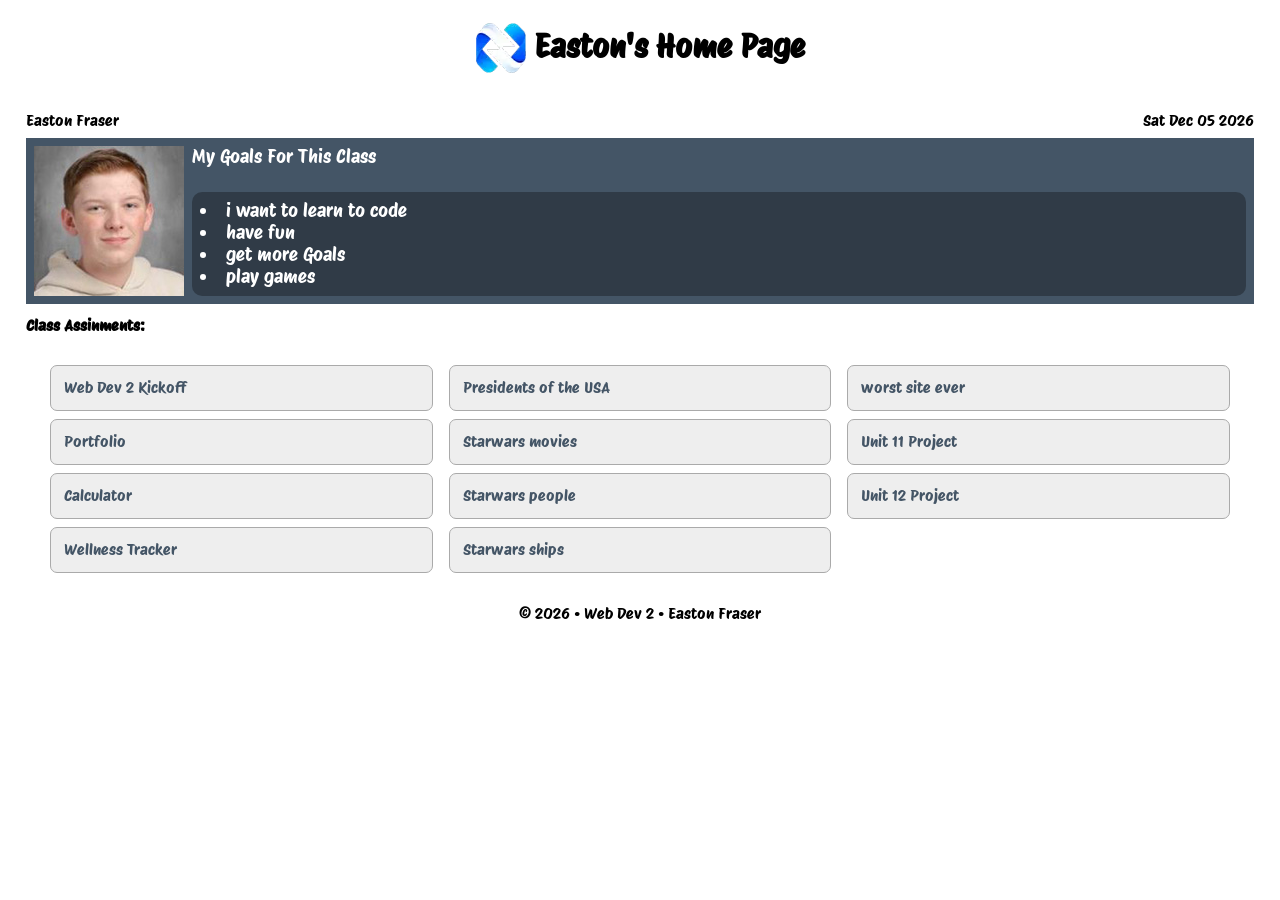
<file: unit1_home_page/index.html>
<!DOCTYPE html>
<html lang="en">

<head>
    <meta charset="UTF-8">
    <meta name="viewport" content="width=device-width, initial-scale=1.0">
    <title>Easton's Home Page</title>

    <link rel="preconnect" href="https://fonts.googleapis.com">
    <link rel="preconnect" href="https://fonts.gstatic.com" crossorigin>
    <link href="https://fonts.googleapis.com/css2?family=Protest+Riot&display=swap" rel="stylesheet">

    <link rel="stylesheet" href="css/normalize.css">
    <link rel="stylesheet" href="css/small.css">
    <link rel="stylesheet" href="css/medium.css">
    <link rel="stylesheet" href="css/large.css">

</head>

<body>
    <header>
        <img src="images/logo.webp" alt="logo" width="50" height="50">
        <h1>Easton's Home Page</h1>
    </header>

    <main>
        <section class="who">
            <p>Easton Fraser</p>
            <date>
                <script>document.write(new Date().toDateString())</script>
            </date>
        </section>


        <section class="about">
            <img src="images/photo.jpg" alt="Eastons pic" width="150" height="150">
            <div>
                <p>My Goals For This Class </p>
                <ul>
                    <li>i want to learn to code</li>
                    <li>have fun</li>
                    <li>get more Goals</li>
                    <li>play games</li>
                </ul>
            </div>
        </section>

        <h2>Class Assinments:</h2>

        <div class="Assinments">
            <a href="projects/kickoff/"> Web Dev 2 Kickoff</a>
            <a href="projects/unit3_portfolio/"> Portfolio </a>
            <a href="projects/unit4_calc/"> Calculator</a>
            <a href="projects/unit5start/"> Wellness Tracker</a>
            <a href="projects/uinit6/"> Presidents of the USA</a>
            <a href="projects/unit7/"> Starwars movies</a>
            <a href="projects/unit8/"> Starwars people</a>
            <a href="projects/unit9_ships/"> Starwars ships</a>
            <a href="projects/worst_ever/"> worst site ever</a>
            <a href="projects/unit11/"> Unit 11 Project</a>
            <a href="projects/unit12/"> Unit 12 Project</a>
        </div>

    </main>

    <footer>
        <p>&copy; 2026 &bull; Web Dev 2 &bull; Easton Fraser </p>
    </footer>

    <script src="js/scripts.js"></script>
</body>

</html>
</file>
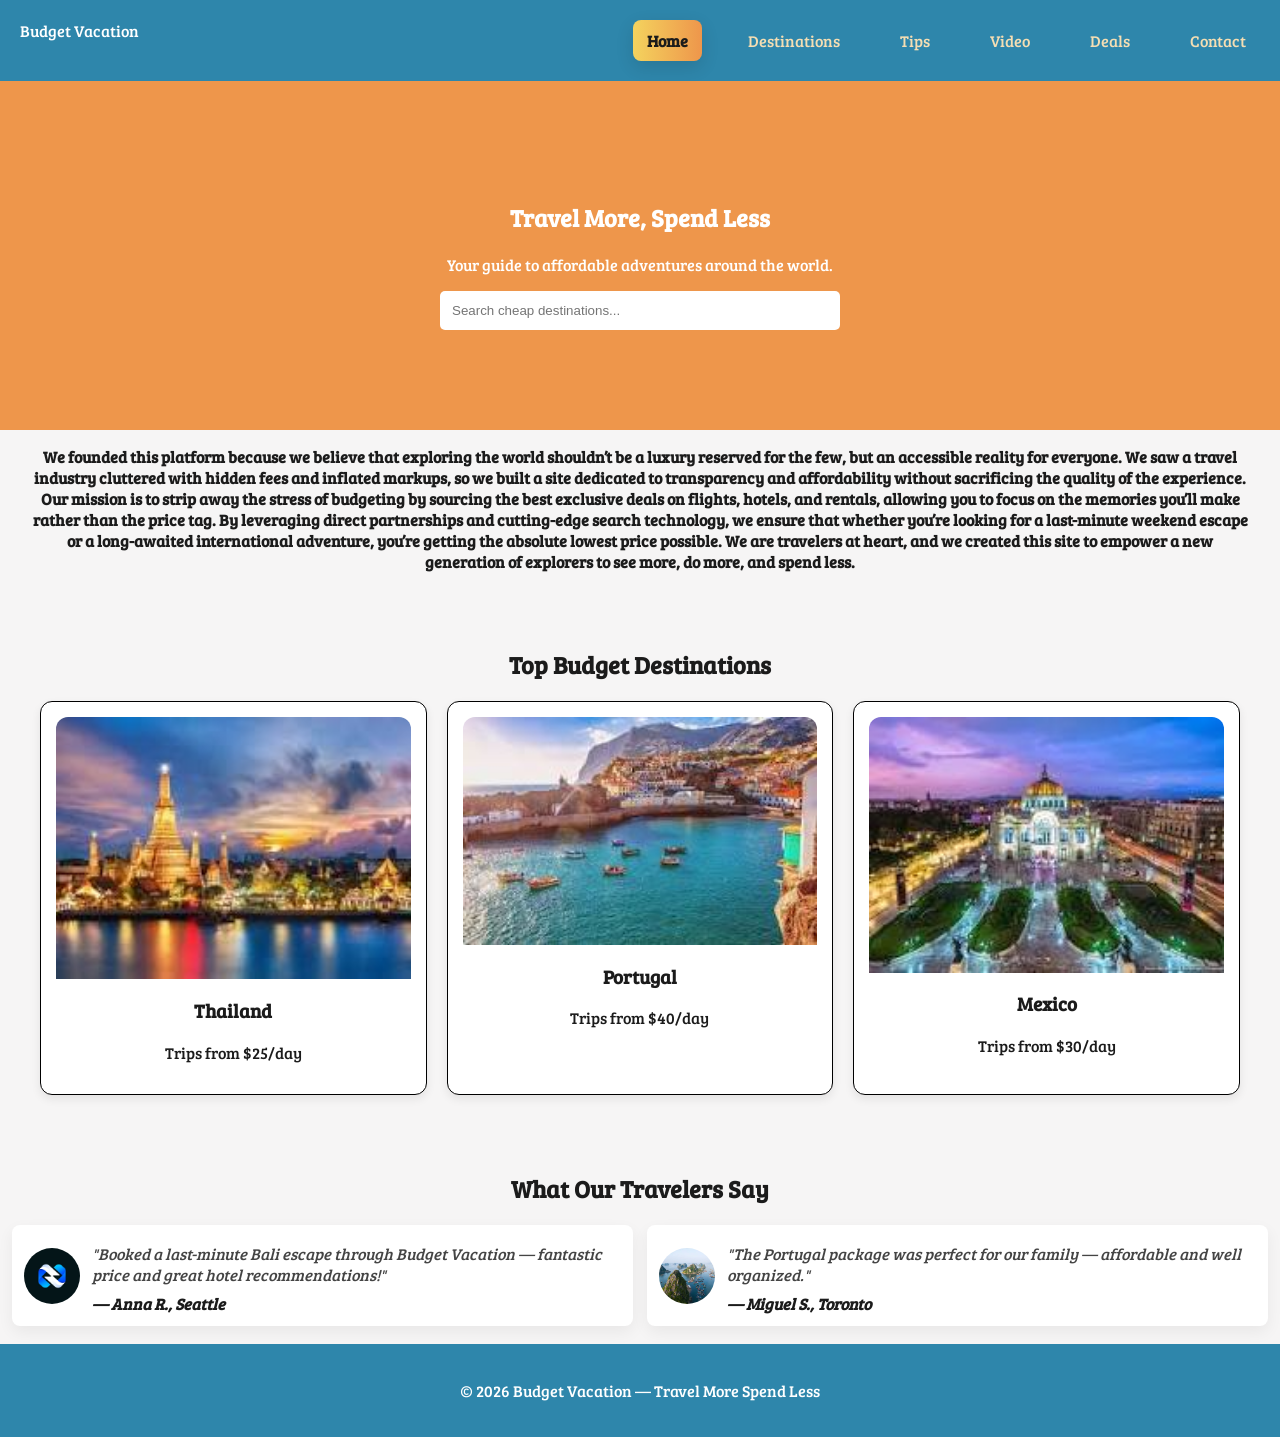
<file: unit1_home_page/projects/kickoff/index.html>
<!DOCTYPE html>
<html lang="en">

<head>
    <meta charset="UTF-8">
    <meta name="viewport" content="width=device-width, initial-scale=1.0">
    <title>Budget vacation</title>
    <link rel="preconnect" href="https://fonts.googleapis.com">
    <link rel="preconnect" href="https://fonts.gstatic.com" crossorigin>
    <link href="https://fonts.googleapis.com/css2?family=Bree+Serif&display=swap" rel="stylesheet">
    <link rel="stylesheet" href="styles.css">
    <link rel="icon" type="image/png" sizes="32x32" href="pic/favicon.ico">
    <link rel="icon" type="image/png" sizes="16x16" href="pic/favicon.ico">
    <link rel="shortcut icon" href="pic/favicon.ico">

</head>

<body>

    <header>

        <div class="logo">Budget Vacation</div>
        <nav>
            <ul>
                <li><a class="active" href="index.html">Home</a></li>
                <li><a href="destinations.html">Destinations</a></li>
                <li><a href="tips.html">Tips</a></li>
                <li><a href="video.html">Video</a></li>
                <li><a href="deals.html">Deals</a></li>
                <li><a href="contact.html">Contact</a></li>
            </ul>
        </nav>
    </header>


    <section class="hero">
        <h1>Travel More, Spend Less</h1>
        <p>Your guide to affordable adventures around the world.</p>
        <input type="text" placeholder="Search cheap destinations...">
    </section>

    <h4>We founded this platform because we believe that exploring the world shouldn’t be a luxury reserved for the few,
        but an accessible reality for everyone. We saw a travel industry cluttered with hidden fees and inflated
        markups, so we built a site dedicated to transparency and affordability without sacrificing the quality of the
        experience. Our mission is to strip away the stress of budgeting by sourcing the best exclusive deals on
        flights, hotels, and rentals, allowing you to focus on the memories you’ll make rather than the price tag. By
        leveraging direct partnerships and cutting-edge search technology, we ensure that whether you’re looking for a
        last-minute weekend escape or a long-awaited international adventure, you’re getting the absolute lowest price
        possible. We are travelers at heart, and we created this site to empower a new generation of explorers to see
        more, do more, and spend less.</h4>

    <section class="destinations">
        <h2>Top Budget Destinations</h2>
        <div class="grid">
                        <div class="card">
                                <img loading="lazy" src="pic/download.jpg" alt="Beach in Thailand with limestone cliffs">
                                <h3>Thailand</h3>
                                <p>Trips from $25/day</p>
                        </div>
                        <div class="card">
                                <img loading="lazy" src="pic/portugal.jpg" alt="Coastal cliffs in Portugal with blue sea">
                                <h3>Portugal</h3>
                                <p>Trips from $40/day</p>
                        </div>
                        <div class="card">
                                <img loading="lazy" src="pic/mexico.jpg" alt="Sunny Mexico beach with palm trees">
                                <h3>Mexico</h3>
                                <p>Trips from $30/day</p>
                        </div>
        </div>
    </section>

        <section class="testimonials">
            <h2>What Our Travelers Say</h2>
            <div class="grid">
                <div class="testimonial">
                    <div class="meta">
                        <img loading="lazy" src="pic/original-ead560979b865f6fa8273e27291b810d.webp" alt="Photo of traveler Anna">
                        <div>
                            <blockquote>"Booked a last-minute Bali escape through Budget Vacation — fantastic price and great hotel recommendations!"</blockquote>
                            <cite>— Anna R., Seattle</cite>
                        </div>
                    </div>
                </div>

                <div class="testimonial">
                    <div class="meta">
                        <img loading="lazy" src="pic/Vietnam.jpg" alt="Photo of traveler Miguel">
                        <div>
                            <blockquote>"The Portugal package was perfect for our family — affordable and well organized."</blockquote>
                            <cite>— Miguel S., Toronto</cite>
                        </div>
                    </div>
                </div>

            </div>
        </section>



    <footer>
        <p>© 2026 Budget Vacation — Travel More Spend Less</p>
    </footer>

</body>

</html>
</file>
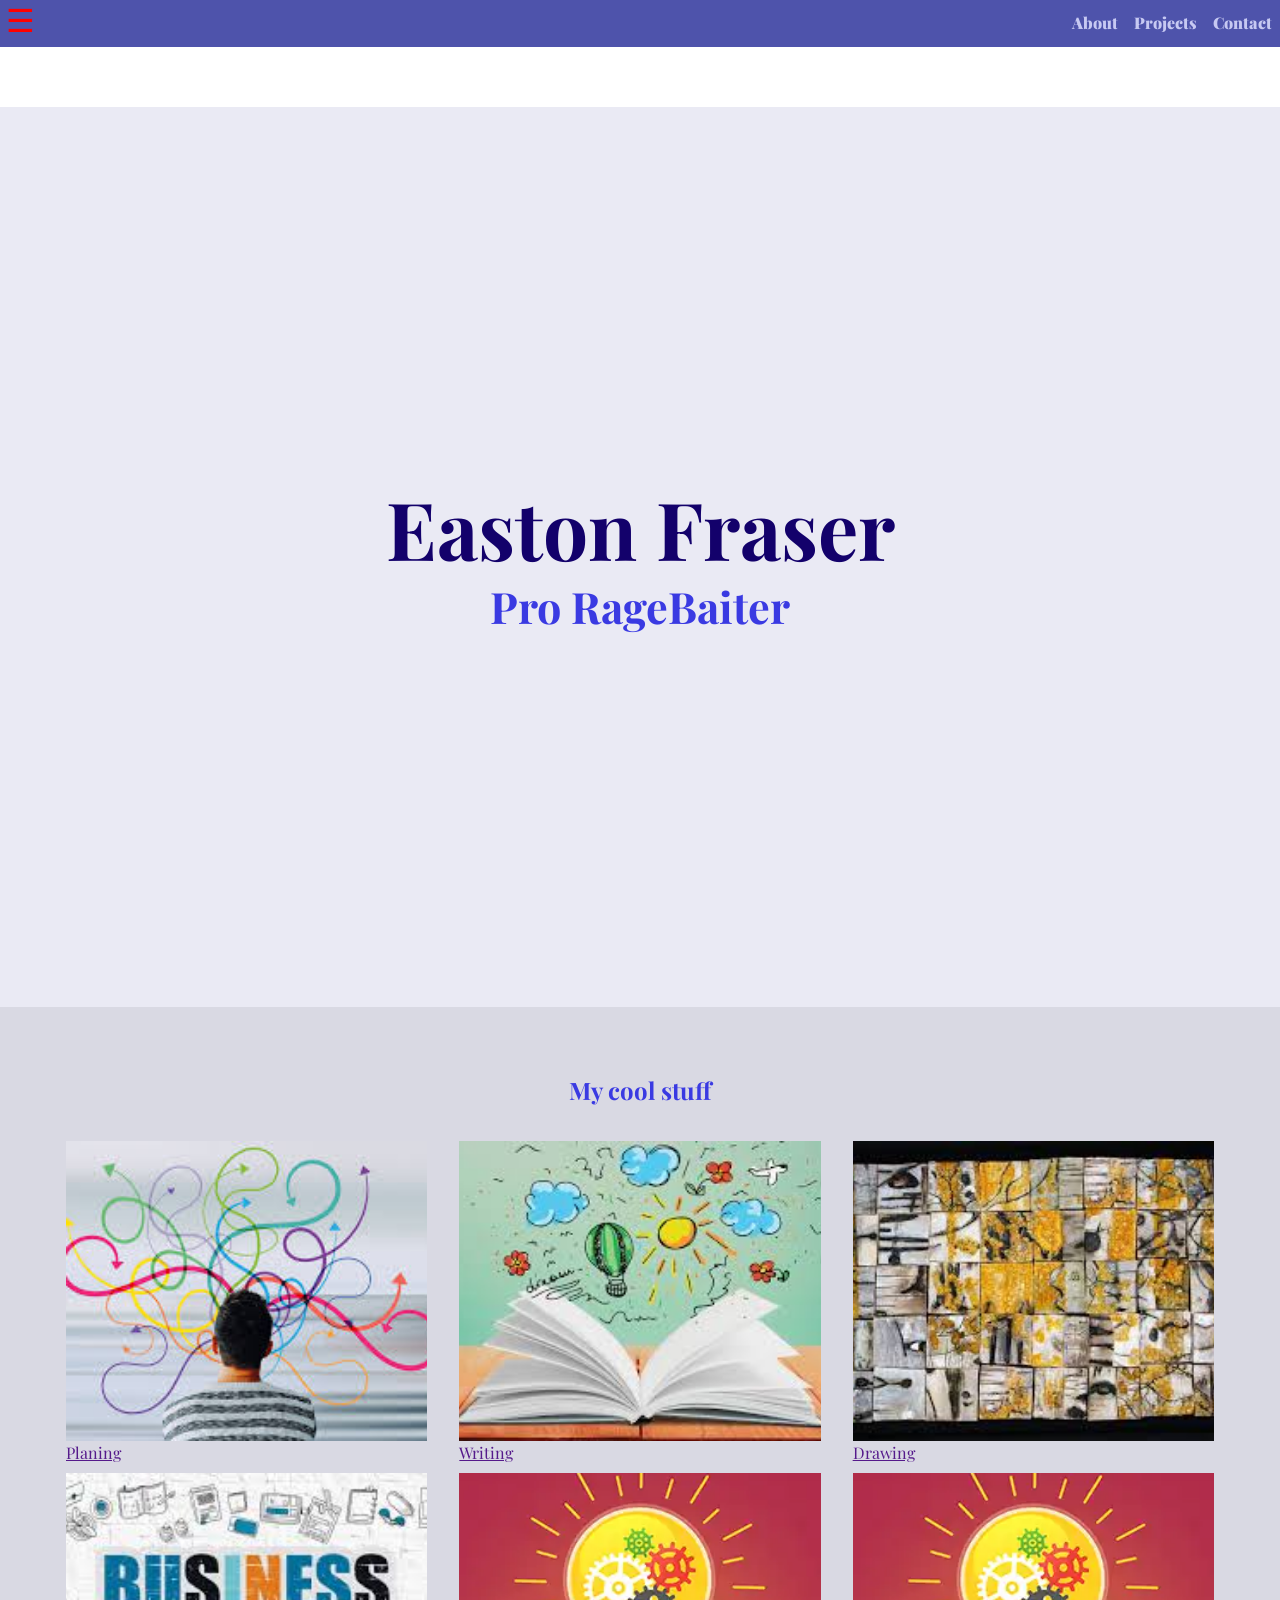
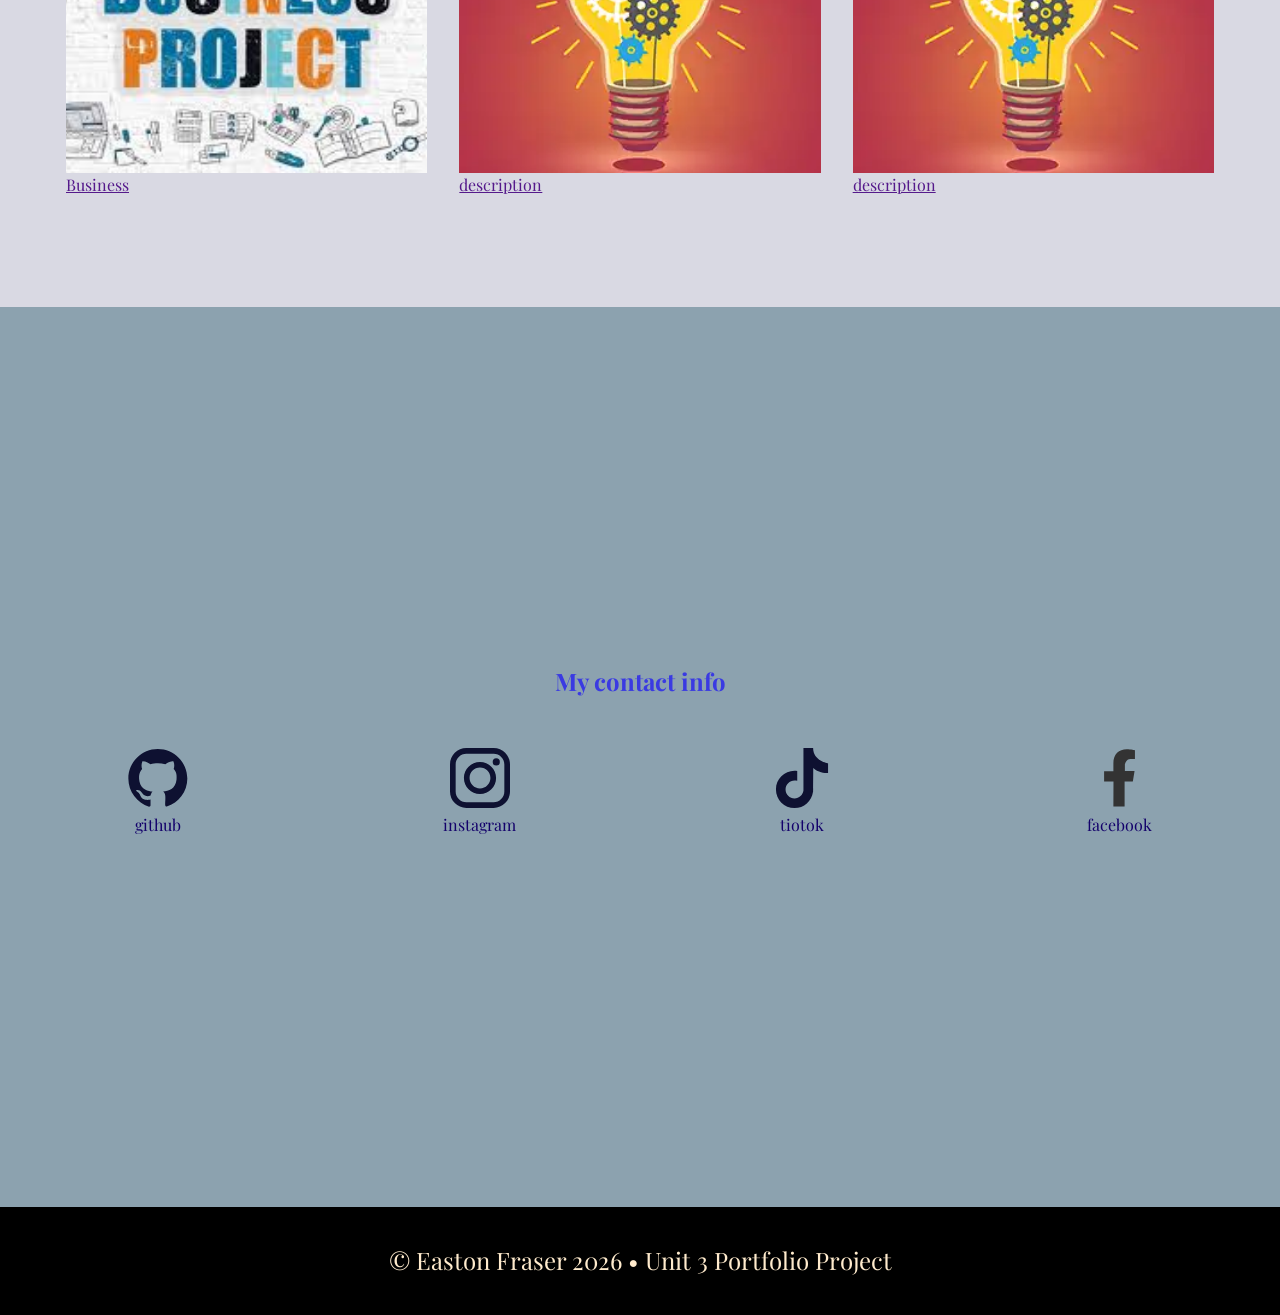
<file: unit1_home_page/projects/unit3_portfolio/index.html>
<!DOCTYPE html>
<html lang="en">

<head>
    <meta charset="UTF-8">
    <meta name="viewport" content="width=device-width, initial-scale=1.0">
    <title>Easton Fraser - Portfolio</title>

    <link rel="stylesheet" href="css/normalize.css">
    <link rel="stylesheet" href="css/small.css">
    <link rel="stylesheet" href="css/medium.css">
    <link rel="stylesheet" href="css/large.css">

    <!-- font links -->
    <link rel="preconnect" href="https://fonts.googleapis.com">
    <link rel="preconnect" href="https://fonts.gstatic.com" crossorigin>
    <link
        href="https://fonts.googleapis.com/css2?family=Playfair+Display:ital,wght@0,400..900;1,400..900&family=Protest+Riot&display=swap"
        rel="stylesheet">
</head>

<body>
    <nav>
        <ul>
            <li><a href="#about">About</a></li>
            <li><a href="#projects">Projects</a></li>
            <li><a href="#contact">Contact</a></li>
        </ul>
    </nav>

    <main>
        <section id="about">
            <H1>Easton Fraser</H1>
            <h2>Pro RageBaiter</h2>
        </section>
        <section id="projects">
            <h2>My cool stuff</h2>

            <div class="theParent">
                <a href="" target="_blank">
                    <figure>
                        <img src="images/thinking.jpg" alt="my icon">
                        <figcaption>Planing</figcaption>
                    </figure>
                </a>

                <a href="" target="_blank">
                    <figure>
                        <img src="images/reading.jpg" alt="my icon">
                        <figcaption>Writing</figcaption>
                    </figure>
                </a>
                <a href="" target="_blank">
                    <figure>
                        <img src="images/art.jpg" alt="my icon">
                        <figcaption>Drawing</figcaption>
                    </figure>
                </a>
                <a href="" target="_blank">
                    <figure>
                        <img src="images/business.jpg" alt="my icon">
                        <figcaption>Business</figcaption>
                    </figure>
                </a>
                <a href="" target="_blank">
                    <figure>
                        <img src="images/thumbnail.webp" alt="my icon">
                        <figcaption>description</figcaption>
                    </figure>
                </a>
                <a href="" target="_blank">
                    <figure>
                        <img src="images/thumbnail.webp" alt="my icon">
                        <figcaption>description</figcaption>
                    </figure>
                </a>
            </div>
            <!-- the parent ends here -->
        </section>
        <section id="contact">
            <h2>My contact info</h2>
            <ul>
                <li><a href="https://github.com" target="_blank"><img src="images/svg/github.svg" alt="github logo">github</a></li>
                <li><a href="https://www.instagram.com/" target="_blank"><img src="images/svg/instagram.svg" alt="instagram logo">instagram</a></li>
                <li><a href="https://www.tiktok.com/" target="_blank"><img src="images/svg/tiotok.svg" alt="tiotok logo">tiotok</a></li>
                <li><a href="https://www.facebook.com" target="_blank"><img src="images/svg/facebook.svg" alt="facebook icon">facebook</a></li>
            </ul>
        </section>
    </main>

    <footer>
        <p>&copy; Easton Fraser <span id="theyear">2026</span> &bull; Unit 3 Portfolio Project</p>
    </footer>



    <script src="js/scripts.js"></script>
    <script src="js/test-dev.min.js"></script>
</body>

</html>
</file>
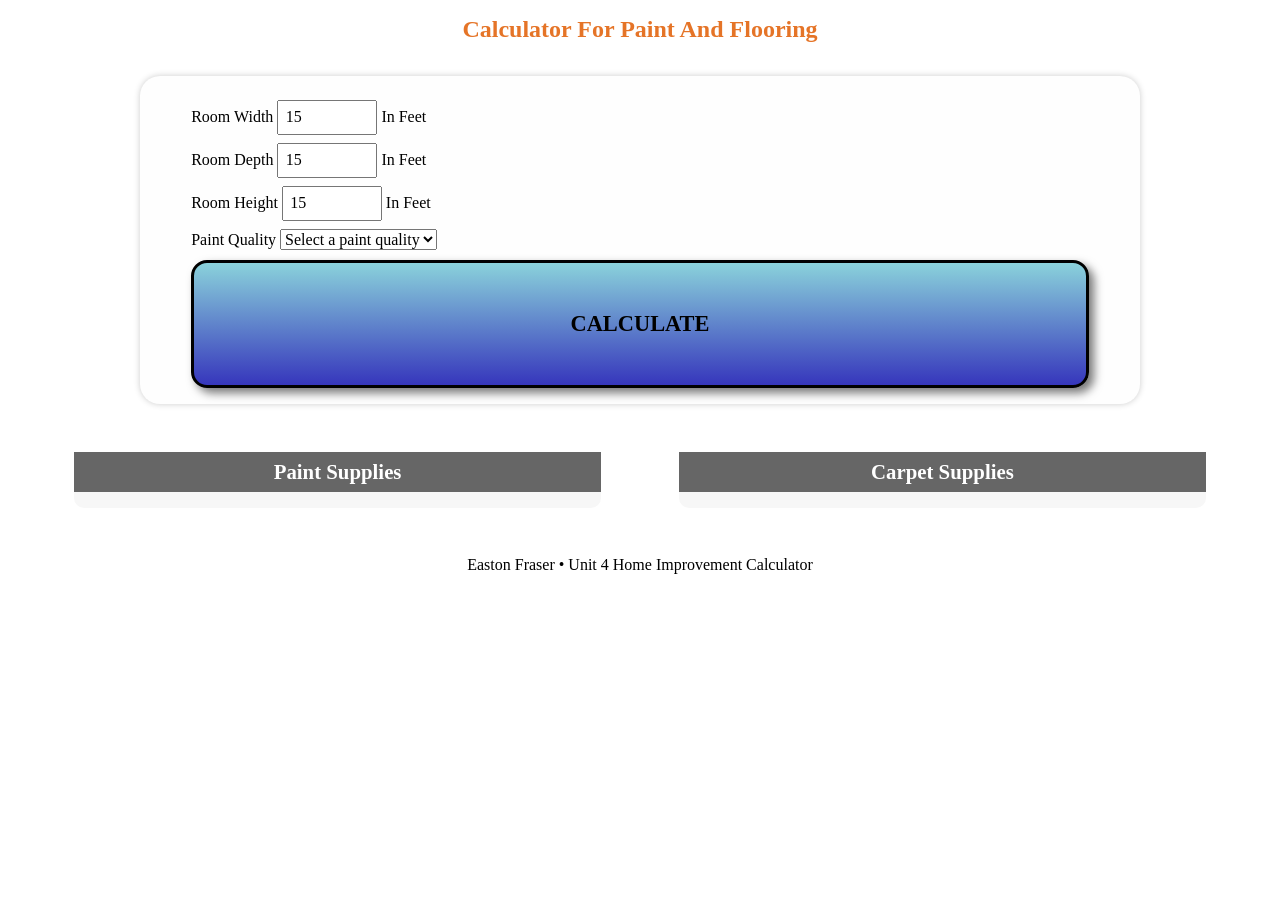
<file: unit1_home_page/projects/unit4_calc/index.html>
<!DOCTYPE html>
<html lang="en">

<head>
    <meta charset="UTF-8">
    <meta name="viewport" content="width=device-width, initial-scale=1.0">
    <title>Calculator For Paint And Flooring</title>

    <link rel="preconnect" href="https://fonts.googleapis.com">
    <link rel="preconnect" href="https://fonts.gstatic.com" crossorigin>
    <link href="https://fonts.googleapis.com/css2?family=Inter:wght@100..900&display=swap" rel="stylesheet">

    <link rel="stylesheet" href="css/normalize.css">
    <link rel="stylesheet" href="css/small.css">
    <link rel="stylesheet" href="css/medium.css">
    <link rel="stylesheet" href="css/large.css">


</head>

<body>

    <header>
        <h1>Calculator For Paint And Flooring</h1>
    </header>

    <main>
        <div class="data">
            <label>Room Width <input type="number" id="width" value="15"> In Feet</label>
            <label>Room Depth <input type="number" id="depth" value="15"> In Feet</label>
            <label>Room Height <input type="number" id="height" value="15"> In Feet</label>

            Paint Quality
            <select id="quality">
                <option value="" disabled selected>Select a paint quality</option>
                <option value="600">Premium</option>
                <option value="500">Standard</option>
                <option value="400">Economy</option>
            </select>

            <button id="Calculate">Calculate</button>
        </div>

        <section>
            <div>
                <h2>Paint Supplies</h2>
                <ul id="paint"></ul>
            </div>

            <div>
                <h2>Carpet Supplies</h2>
                <ul id="carpet"></ul>
            </div>
        </section>

    </main>

    <footer>
        <p>Easton Fraser &bull; Unit 4 Home Improvement Calculator</p>
    </footer>

    <script src="js/scripts.js"></script>
</body>

</html>
</file>
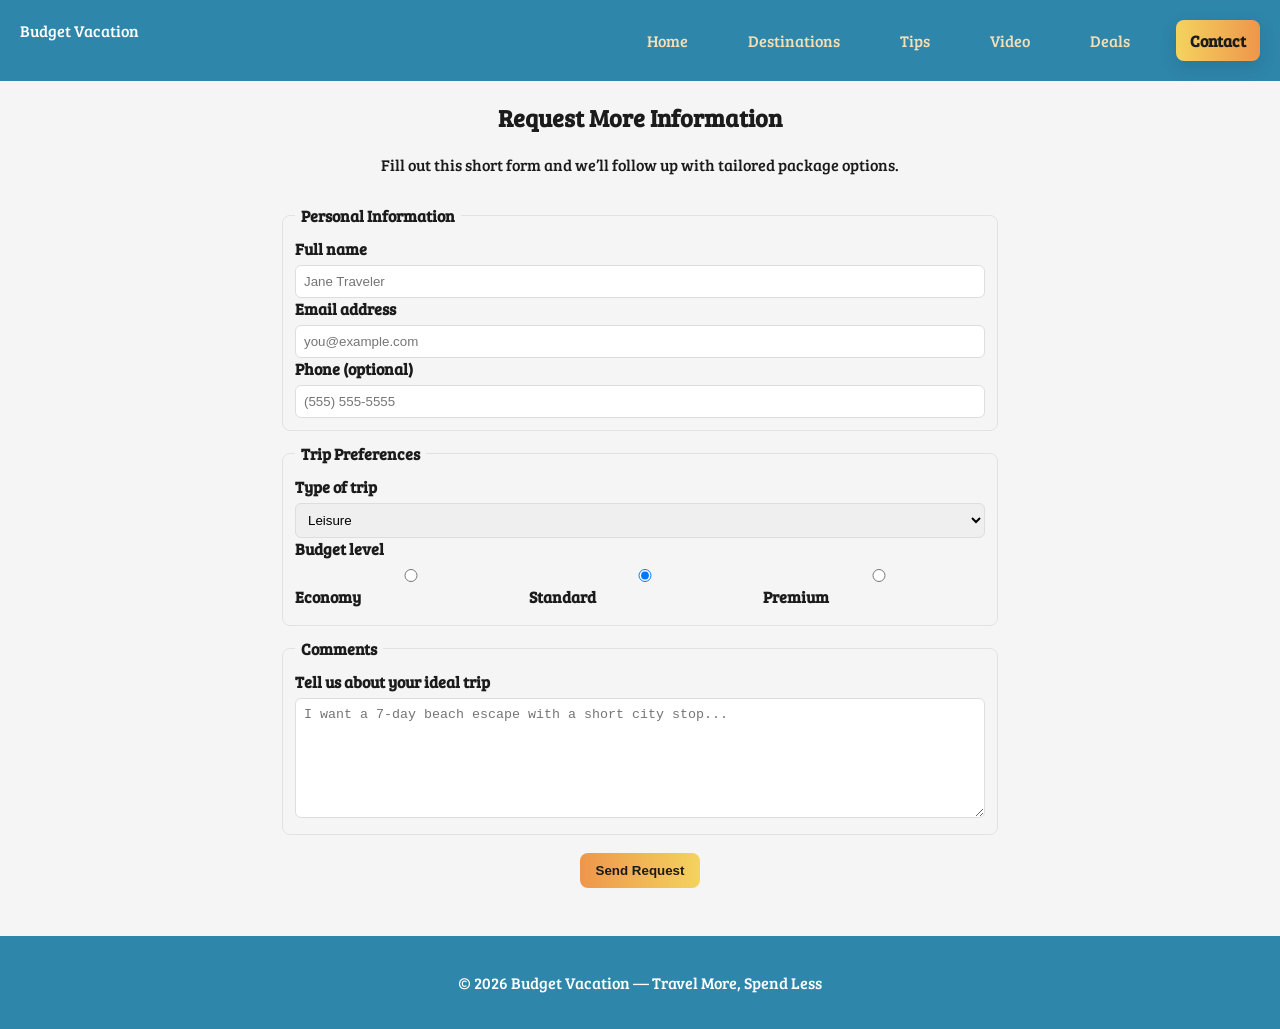
<file: unit1_home_page/projects/kickoff/contact.html>
<!DOCTYPE html>
<html lang="en">

<head>
    <meta charset="UTF-8">
    <meta name="viewport" content="width=device-width, initial-scale=1.0">
    <title>Budget vacation</title>
    <link rel="preconnect" href="https://fonts.googleapis.com">
    <link rel="preconnect" href="https://fonts.gstatic.com" crossorigin>
    <link href="https://fonts.googleapis.com/css2?family=Bree+Serif&display=swap" rel="stylesheet">
    <link rel="stylesheet" href="styles.css">
    <link rel="icon" type="image/png" sizes="32x32" href="pic/favicon.ico">
    <link rel="icon" type="image/png" sizes="16x16" href="pic/favicon.ico">
    <link rel="shortcut icon" href="pic/favicon.ico">

</head>

<body>

    <header>
        <div class="logo">Budget Vacation</div>
        <nav>
            <ul>
                <li><a href="index.html">Home</a></li>
                <li><a href="destinations.html">Destinations</a></li>
                <li><a href="tips.html">Tips</a></li>
                <li><a href="video.html">Video</a></li>
                <li><a href="deals.html">Deals</a></li>
                <li><a class="active" href="contact.html">Contact</a></li>
            </ul>
        </nav>
    </header>

    <main>
        <section class="page-header">
            <h1>Request More Information</h1>
            <p>Fill out this short form and we’ll follow up with tailored package options.</p>
        </section>

        <form action="thanks.html" method="get">
            <fieldset>
                <legend>Personal Information</legend>
                <label for="name">Full name</label>
                <input type="text" id="name" name="name" required placeholder="Jane Traveler">

                <label for="email">Email address</label>
                <input type="email" id="email" name="email" required placeholder="you@example.com">

                <label for="phone">Phone (optional)</label>
                <input type="text" id="phone" name="phone" placeholder="(555) 555-5555">
            </fieldset>

            <fieldset>
                <legend>Trip Preferences</legend>
                <label for="trip-type">Type of trip</label>
                <select id="trip-type" name="trip-type">
                    <option>Leisure</option>
                    <option>Adventure</option>
                    <option>Family</option>
                    <option>Romantic</option>
                </select>

                <label>Budget level</label>
                <div class="form-row">
                    <div>
                        <input type="radio" id="econ" name="budget" value="economy">
                        <label for="econ">Economy</label>
                    </div>
                    <div>
                        <input type="radio" id="std" name="budget" value="standard" checked>
                        <label for="std">Standard</label>
                    </div>
                    <div>
                        <input type="radio" id="prem" name="budget" value="premium">
                        <label for="prem">Premium</label>
                    </div>
                </div>
            </fieldset>

            <fieldset>
                <legend>Comments</legend>
                <label for="message">Tell us about your ideal trip</label>
                <textarea id="message" name="message" placeholder="I want a 7-day beach escape with a short city stop..."></textarea>
            </fieldset>

            <div style="text-align:center; margin:18px 0;">
                <button class="submit-btn" type="submit">Send Request</button>
            </div>
        </form>
    </main>

    <footer>
        <p>© 2026 Budget Vacation — Travel More, Spend Less</p>
    </footer>
</body>

</html>
</file>
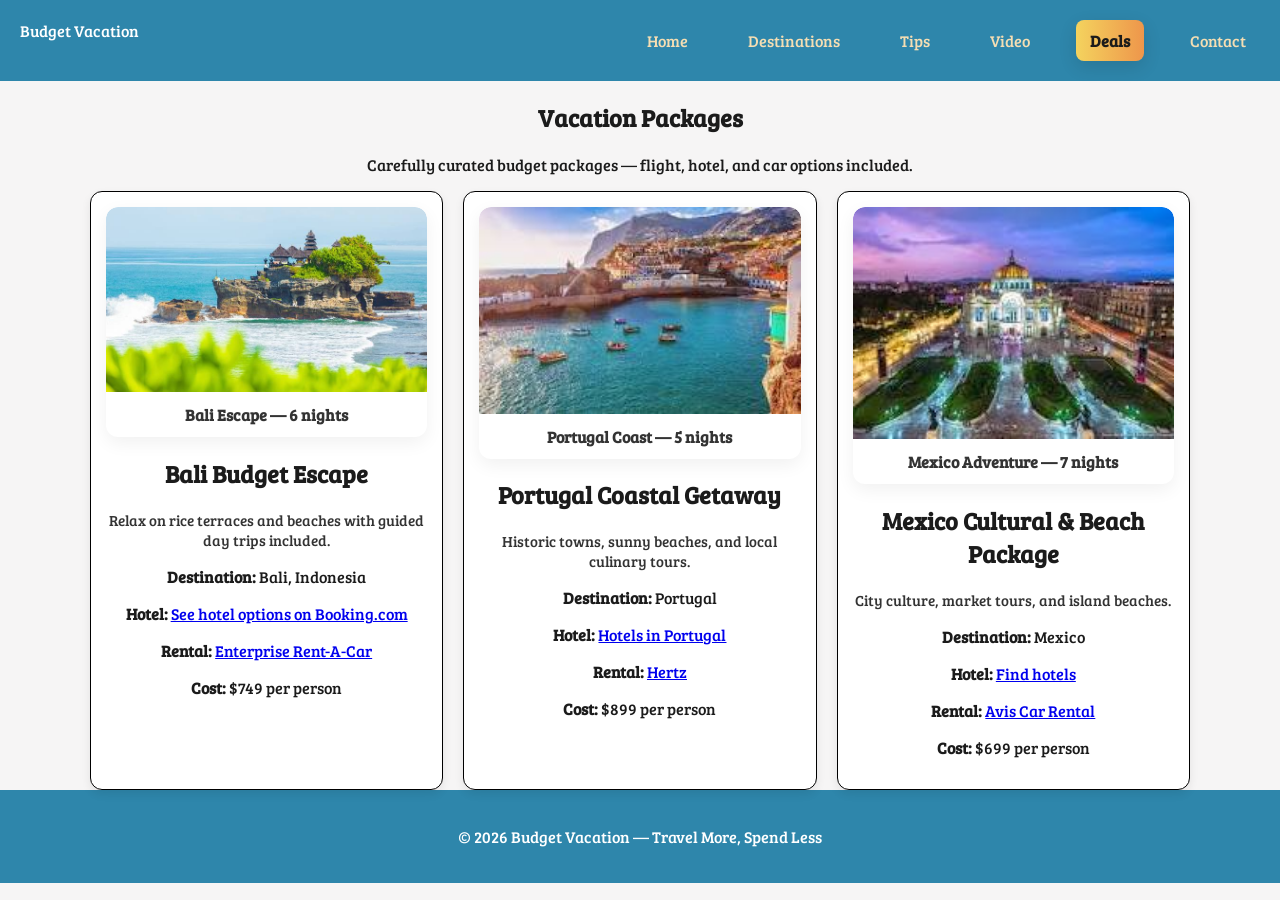
<file: unit1_home_page/projects/kickoff/deals.html>
<!DOCTYPE html>
<html lang="en">

<head>
    <meta charset="UTF-8">
    <meta name="viewport" content="width=device-width, initial-scale=1.0">
    <title>Budget vacation</title>
    <link rel="preconnect" href="https://fonts.googleapis.com">
    <link rel="preconnect" href="https://fonts.gstatic.com" crossorigin>
    <link href="https://fonts.googleapis.com/css2?family=Bree+Serif&display=swap" rel="stylesheet">
    <link rel="stylesheet" href="styles.css">
    <link rel="icon" type="image/png" sizes="32x32" href="pic/favicon.ico">
    <link rel="icon" type="image/png" sizes="16x16" href="pic/favicon.ico">
    <link rel="shortcut icon" href="pic/favicon.ico">

</head>

<body>

    <header>
        <div class="logo">Budget Vacation</div>
        <nav>
            <ul>
                <li><a href="index.html">Home</a></li>
                <li><a href="destinations.html">Destinations</a></li>
                <li><a href="tips.html">Tips</a></li>
                <li><a href="video.html">Video</a></li>
                <li><a class="active" href="deals.html">Deals</a></li>
                <li><a href="contact.html">Contact</a></li>
            </ul>
        </nav>
    </header>

    <main>
        <section class="page-header">
            <h1>Vacation Packages</h1>
            <p>Carefully curated budget packages — flight, hotel, and car options included.</p>
        </section>

        <section class="packages grid">
            <article class="card">
                <figure>
                    <img loading="lazy" src="pic/Bali.jpg" alt="Bali beach">
                    <figcaption>Bali Escape — 6 nights</figcaption>
                </figure>
                <h2>Bali Budget Escape</h2>
                <p class="desc">Relax on rice terraces and beaches with guided day trips included.</p>
                <p><strong>Destination:</strong> Bali, Indonesia</p>
                <p><strong>Hotel:</strong> <a href="https://www.booking.com/city/id/bali.html" target="_blank" rel="noopener">See hotel options on Booking.com</a></p>
                <p><strong>Rental:</strong> <a href="https://www.enterprise.com/en/home.html" target="_blank" rel="noopener">Enterprise Rent-A-Car</a></p>
                <p><strong>Cost:</strong> $749 per person</p>
            </article>

            <article class="card">
                <figure>
                    <img loading="lazy" src="pic/portugal.jpg" alt="Portugal coast">
                    <figcaption>Portugal Coast — 5 nights</figcaption>
                </figure>
                <h2>Portugal Coastal Getaway</h2>
                <p class="desc">Historic towns, sunny beaches, and local culinary tours.</p>
                <p><strong>Destination:</strong> Portugal</p>
                <p><strong>Hotel:</strong> <a href="https://www.booking.com/country/pt.html" target="_blank" rel="noopener">Hotels in Portugal</a></p>
                <p><strong>Rental:</strong> <a href="https://www.hertz.com/" target="_blank" rel="noopener">Hertz</a></p>
                <p><strong>Cost:</strong> $899 per person</p>
            </article>

            <article class="card">
                <figure>
                    <img loading="lazy" src="pic/mexico.jpg" alt="Mexico beach">
                    <figcaption>Mexico Adventure — 7 nights</figcaption>
                </figure>
                <h2>Mexico Cultural & Beach Package</h2>
                <p class="desc">City culture, market tours, and island beaches.</p>
                <p><strong>Destination:</strong> Mexico</p>
                <p><strong>Hotel:</strong> <a href="https://www.hotels.com/" target="_blank" rel="noopener">Find hotels</a></p>
                <p><strong>Rental:</strong> <a href="https://www.avis.com/" target="_blank" rel="noopener">Avis Car Rental</a></p>
                <p><strong>Cost:</strong> $699 per person</p>
            </article>
        </section>
    </main>

    <footer>
        <p>© 2026 Budget Vacation — Travel More, Spend Less</p>
    </footer>
</body>

</html>
</file>
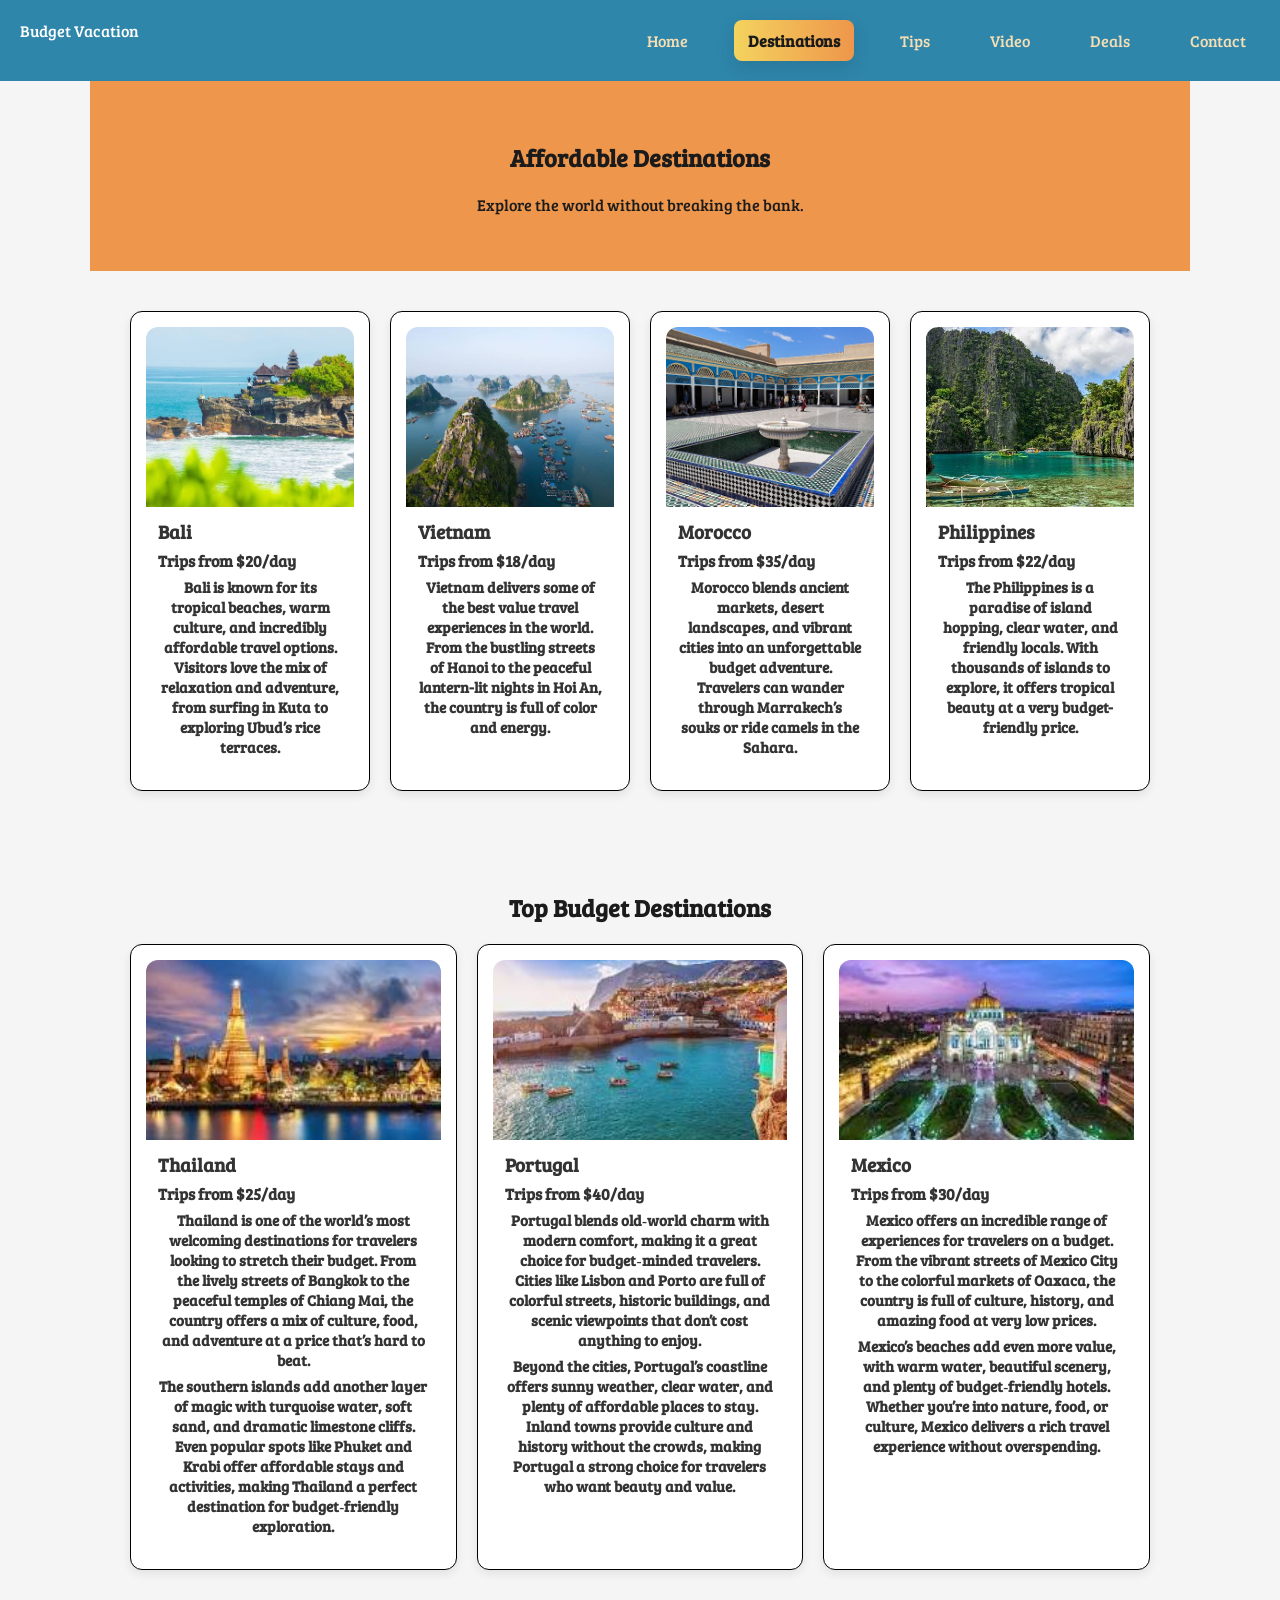
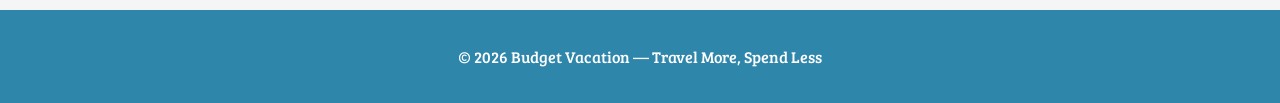
<file: unit1_home_page/projects/kickoff/destinations.html>
<!DOCTYPE html>
<html lang="en">

<head>
    <meta charset="UTF-8">
    <meta name="viewport" content="width=device-width, initial-scale=1.0">
    <title>Budget Vacation</title>
    <link rel="preconnect" href="https://fonts.googleapis.com">
    <link rel="preconnect" href="https://fonts.gstatic.com" crossorigin>
    <link href="https://fonts.googleapis.com/css2?family=Bree+Serif&display=swap" rel="stylesheet">
    <link rel="stylesheet" href="styles.css">
    <link rel="icon" href="pic/favicon.ico" type="image/x-icon">
</head>
<body class="destinations-page">

    <header>
        <div class="logo">Budget Vacation</div>

        <nav>
            <ul>
                <li><a href="index.html">Home</a></li>
                <li><a class="active" href="destinations.html">Destinations</a></li>
                <li><a href="tips.html">Tips</a></li>
                <li><a href="video.html">Video</a></li>
                <li><a href="deals.html">Deals</a></li>
                <li><a href="contact.html">Contact</a></li>
            </ul>
        </nav>
    </header>

    <main>
        <section class="page-header">
            <h1>Affordable Destinations</h1>
            <p>Explore the world without breaking the bank.</p>
        </section>

        <section class="destinations">
            <div class="grid">

                    <figure class="card">
                            <img loading="lazy" src="pic/Bali.jpg" alt="Bali beach">
                        <figcaption>
                            <h3>Bali</h3>
                            <p>Trips from $20/day</p>
                            <p class="desc">Bali is known for its tropical beaches, warm culture, and incredibly affordable
                            travel options. Visitors love the mix of relaxation and adventure, from surfing in Kuta to
                            exploring Ubud’s rice terraces.</p>
                        </figcaption>
                    </figure>

                    <figure class="card">
                            <img loading="lazy" src="pic/Vietnam.jpg" alt="Vietnam scenery">
                        <figcaption>
                            <h3>Vietnam</h3>
                            <p>Trips from $18/day</p>
                            <p class="desc">Vietnam delivers some of the best value travel experiences in the world. From the
                            bustling streets of Hanoi to the peaceful lantern-lit nights in Hoi An, the country is full of
                            color and energy.</p>
                        </figcaption>
                    </figure>

                    <figure class="card">
                            <img loading="lazy" src="pic/Morocco.jpg" alt="Morocco">
                        <figcaption>
                            <h3>Morocco</h3>
                            <p>Trips from $35/day</p>
                            <p class="desc">Morocco blends ancient markets, desert landscapes, and vibrant cities into an
                            unforgettable budget adventure. Travelers can wander through Marrakech’s souks or ride camels in
                            the Sahara.</p>
                        </figcaption>
                    </figure>

                    <figure class="card">
                            <img loading="lazy" src="pic/Philippines.jpg" alt="Philippines islands">
                        <figcaption>
                            <h3>Philippines</h3>
                            <p>Trips from $22/day</p>
                            <p class="desc">The Philippines is a paradise of island hopping, clear water, and friendly locals.
                            With thousands of islands to explore, it offers tropical beauty at a very budget-friendly price.
                            </p>
                        </figcaption>
                    </figure>

            </div>
        </section>

        <section class="destinations">
            <h2>Top Budget Destinations</h2>
            <div class="grid">
                <figure class="card">
                    <img loading="lazy" src="pic/download.jpg" alt="Thailand beach">
                    <figcaption>
                        <h3>Thailand</h3>
                        <p>Trips from $25/day</p>
                        <p class="desc">Thailand is one of the world’s most welcoming destinations for travelers looking to
                        stretch their budget. From the lively streets of Bangkok to the peaceful temples of Chiang Mai,
                        the country offers a mix of culture, food, and adventure at a price that’s hard to beat.</p>

                        <p class="desc">The southern islands add another layer of magic with turquoise water, soft sand, and
                        dramatic limestone cliffs. Even popular spots like Phuket and Krabi offer affordable stays and
                        activities, making Thailand a perfect destination for budget‑friendly exploration.</p>
                    </figcaption>
                </figure>

                <figure class="card">
                    <img loading="lazy" src="pic/portugal.jpg" alt="Portugal coast">
                    <figcaption>
                        <h3>Portugal</h3>
                        <p>Trips from $40/day</p>
                        <p class="desc">Portugal blends old‑world charm with modern comfort, making it a great choice for
                        budget‑minded travelers. Cities like Lisbon and Porto are full of colorful streets, historic
                        buildings, and scenic viewpoints that don’t cost anything to enjoy.</p>

                        <p class="desc">Beyond the cities, Portugal’s coastline offers sunny weather, clear water, and
                        plenty of affordable places to stay. Inland towns provide culture and history without the
                        crowds, making Portugal a strong choice for travelers who want beauty and value.</p>
                    </figcaption>
                </figure>

                <figure class="card">
                    <img loading="lazy" src="pic/mexico.jpg" alt="Mexico beach">
                    <figcaption>
                        <h3>Mexico</h3>
                        <p>Trips from $30/day</p>
                        <p class="desc">Mexico offers an incredible range of experiences for travelers on a budget. From the
                        vibrant streets of Mexico City to the colorful markets of Oaxaca, the country is full of
                        culture, history, and amazing food at very low prices.</p>

                        <p class="desc">Mexico’s beaches add even more value, with warm water, beautiful scenery, and plenty
                        of budget‑friendly hotels. Whether you’re into nature, food, or culture, Mexico delivers a rich
                        travel experience without overspending.</p>
                    </figcaption>
                </figure>
            </div>
        </section>
    </main>

    <footer>
        <p>© 2026 Budget Vacation — Travel More, Spend Less</p>
    </footer>

</body>

</html>
</file>
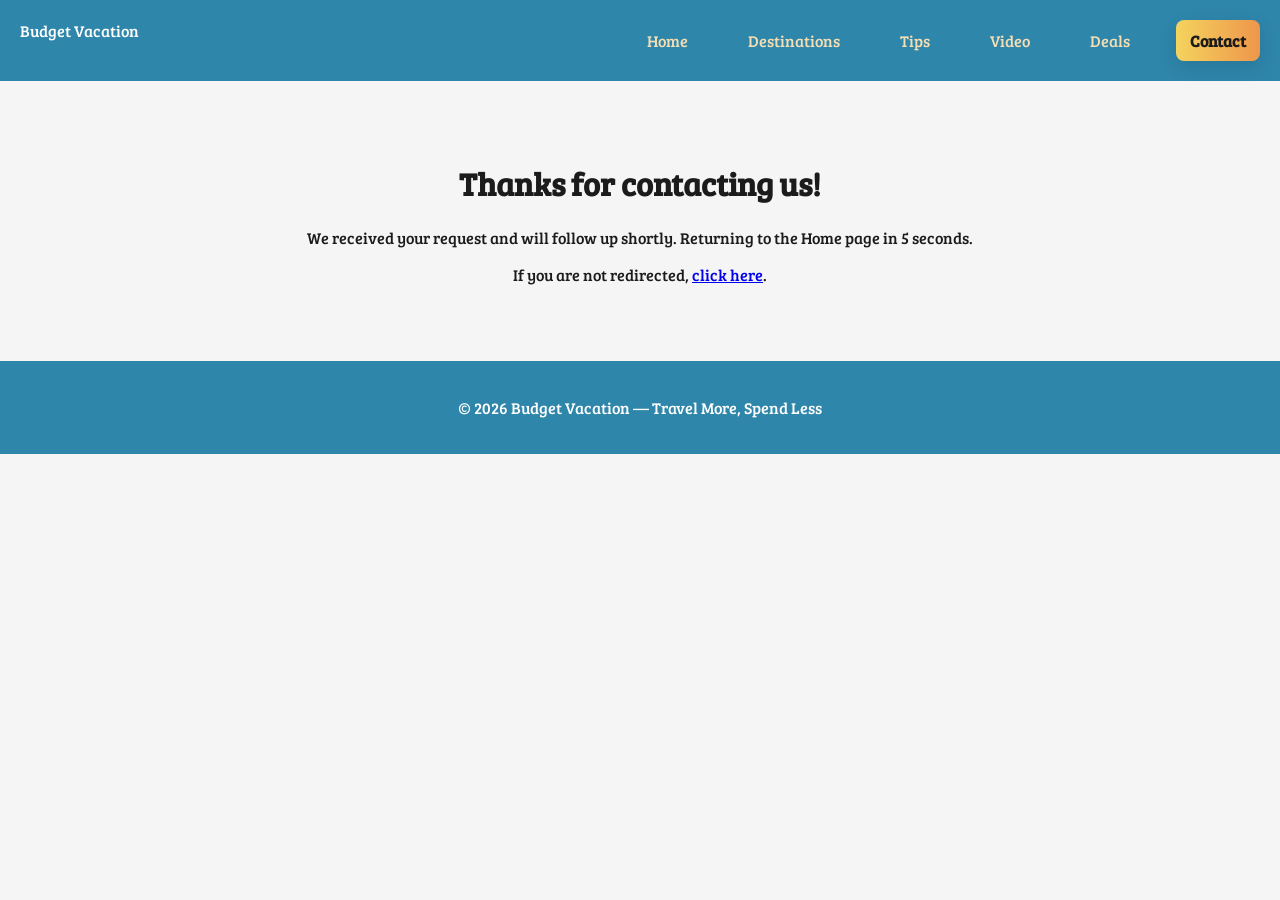
<file: unit1_home_page/projects/kickoff/thanks.html>
<!DOCTYPE html>
<html lang="en">
<head>
  <meta charset="utf-8">
  <meta name="viewport" content="width=device-width, initial-scale=1">
  <title>Thank You</title>
  <meta http-equiv="refresh" content="5;url=index.html">
  <link rel="stylesheet" href="styles.css">
</head>
<body>
  <header>
    <div class="logo">Budget Vacation</div>
    <nav>
      <ul>
        <li><a href="index.html">Home</a></li>
        <li><a href="destinations.html">Destinations</a></li>
        <li><a href="tips.html">Tips</a></li>
        <li><a href="video.html">Video</a></li>
        <li><a href="deals.html">Deals</a></li>
        <li><a href="contact.html" class="active">Contact</a></li>
      </ul>
    </nav>
  </header>
  <main style="text-align:center;padding:60px 20px;">
    <h1>Thanks for contacting us!</h1>
    <p>We received your request and will follow up shortly. Returning to the Home page in 5 seconds.</p>
    <p>If you are not redirected, <a href="index.html">click here</a>.</p>
  </main>
  <footer>
    <p>© 2026 Budget Vacation — Travel More, Spend Less</p>
  </footer>
</body>
</html>
</file>
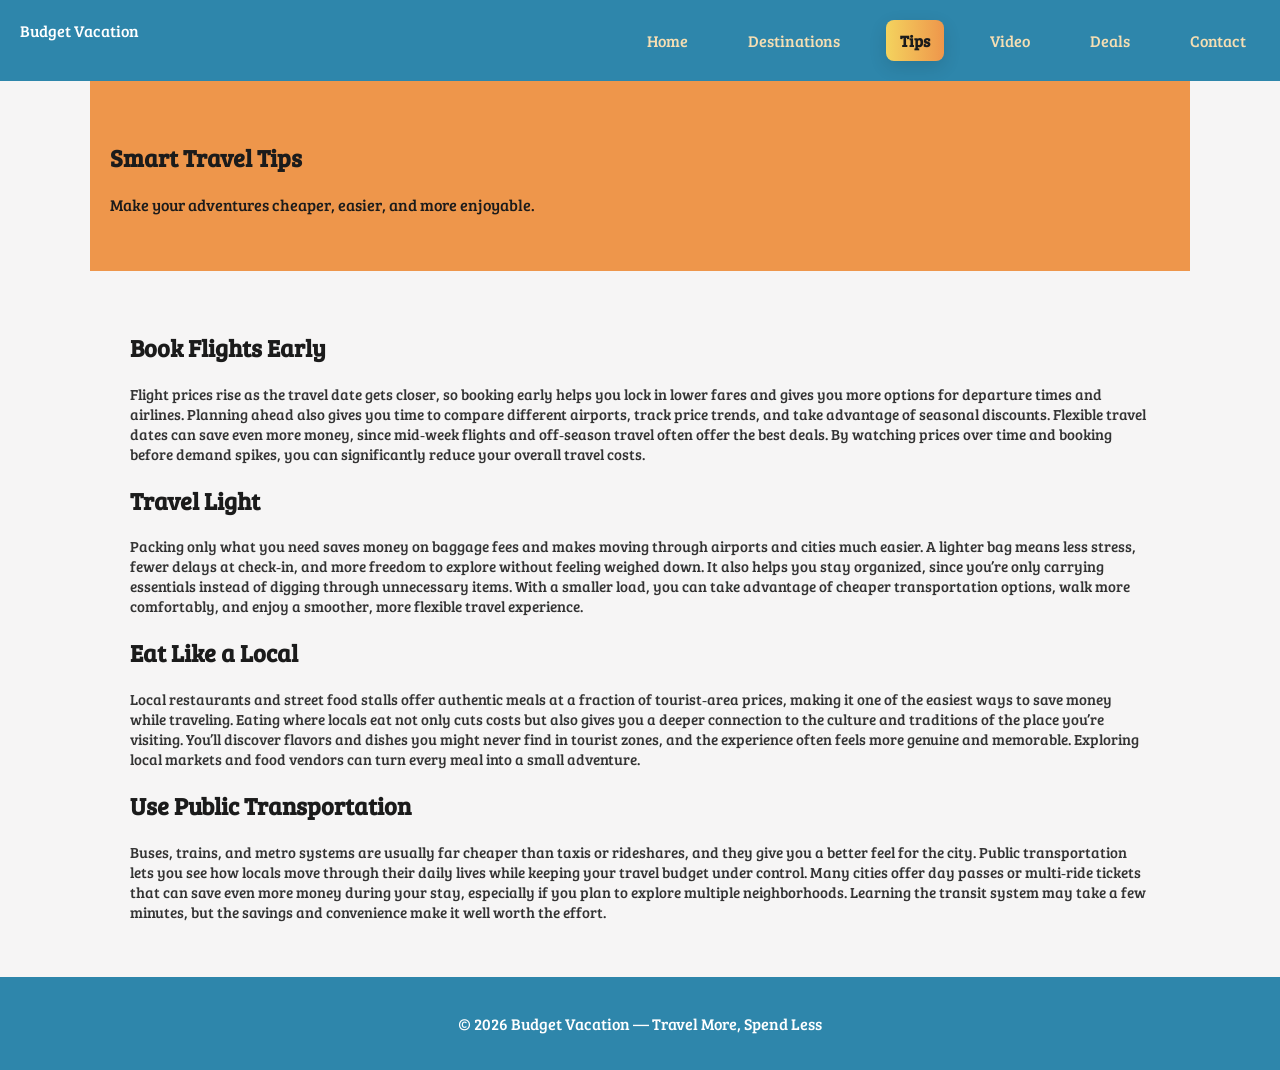
<file: unit1_home_page/projects/kickoff/tips.html>
<!DOCTYPE html>
<html lang="en">

<head>
    <meta charset="UTF-8">
    <meta name="viewport" content="width=device-width, initial-scale=1.0">
    <title>Budget vacation</title>
    <link rel="preconnect" href="https://fonts.googleapis.com">
    <link rel="preconnect" href="https://fonts.gstatic.com" crossorigin>
    <link href="https://fonts.googleapis.com/css2?family=Bree+Serif&display=swap" rel="stylesheet">
    <link rel="stylesheet" href="styles.css">
    <link rel="icon" type="image/png" sizes="32x32" href="pic/favicon.ico">
    <link rel="icon" type="image/png" sizes="16x16" href="pic/favicon.ico">
    <link rel="shortcut icon" href="pic/favicon.ico">

</head>
<body class="tips-page">

    <header>
        <div class="logo">Budget Vacation</div>
        <nav>
            <ul>
                <li><a href="index.html">Home</a></li>
                <li><a href="destinations.html">Destinations</a></li>
                <li><a class="active" href="tips.html">Tips</a></li>
                <li><a href="video.html">Video</a></li>
                <li><a href="deals.html">Deals</a></li>
                <li><a href="contact.html">Contact</a></li>
            </ul>
        </nav>
    </header>

        <main>
            <section class="page-header">
                <h1>Smart Travel Tips</h1>
                <p>Make your adventures cheaper, easier, and more enjoyable.</p>
            </section>
            <section class="destinations">
                <h2>Book Flights Early</h2>
                <p class="desc">Flight prices rise as the travel date gets closer, so booking early helps you lock in
                    lower fares and gives you more options for departure times and airlines. Planning ahead also gives
                    you time to compare different airports, track price trends, and take advantage of seasonal
                    discounts. Flexible travel dates can save even more money, since mid‑week flights and off‑season
                    travel often offer the best deals. By watching prices over time and booking before demand spikes,
                    you can significantly reduce your overall travel costs.</p>
                <h2>Travel Light</h2>
                <p class="desc">Packing only what you need saves money on baggage fees and makes moving through airports
                    and cities much easier. A lighter bag means less stress, fewer delays at check‑in, and more freedom
                    to explore without feeling weighed down. It also helps you stay organized, since you’re only
                    carrying essentials instead of digging through unnecessary items. With a smaller load, you can take
                    advantage of cheaper transportation options, walk more comfortably, and enjoy a smoother, more
                    flexible travel experience.</p>
                <h2>Eat Like a Local</h2>
                <p class="desc">Local restaurants and street food stalls offer authentic meals at a fraction of
                    tourist‑area prices, making it one of the easiest ways to save money while traveling. Eating where
                    locals eat not only cuts costs but also gives you a deeper connection to the culture and traditions
                    of the place you’re visiting. You’ll discover flavors and dishes you might never find in tourist
                    zones, and the experience often feels more genuine and memorable. Exploring local markets and food
                    vendors can turn every meal into a small adventure.</p>
                <h2>Use Public Transportation</h2>
                <p class="desc">Buses, trains, and metro systems are usually far cheaper than taxis or rideshares, and
                    they give you a better feel for the city. Public transportation lets you see how locals move through
                    their daily lives while keeping your travel budget under control. Many cities offer day passes or
                    multi‑ride tickets that can save even more money during your stay, especially if you plan to explore
                    multiple neighborhoods. Learning the transit system may take a few minutes, but the savings and
                    convenience make it well worth the effort.</p>
            </section>
        </main>
        <footer>
            <p>© 2026 Budget Vacation — Travel More, Spend Less</p>
        </footer>
    </body>

    </html>
</file>
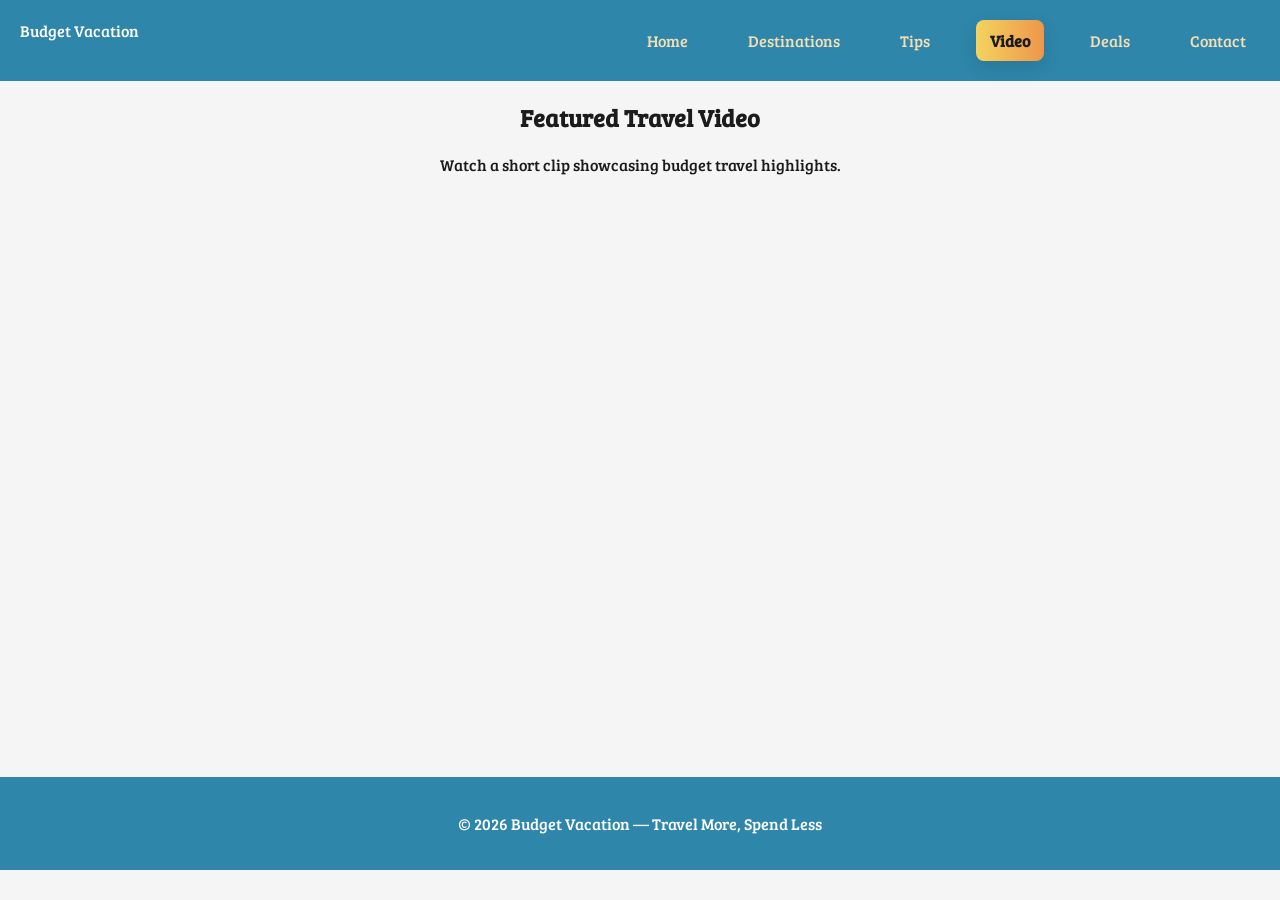
<file: unit1_home_page/projects/kickoff/video.html>
<!DOCTYPE html>
<html lang="en">
<head>
  <meta charset="utf-8">
  <meta name="viewport" content="width=device-width, initial-scale=1">
  <title>Travel Video</title>
  <link rel="stylesheet" href="styles.css">
</head>
<body>
  <header>
    <div class="logo">Budget Vacation</div>
    <nav>
      <ul>
        <li><a href="index.html">Home</a></li>
        <li><a href="destinations.html">Destinations</a></li>
        <li><a href="tips.html">Tips</a></li>
        <li><a class="active" href="video.html">Video</a></li>
        <li><a href="deals.html">Deals</a></li>
        <li><a href="contact.html">Contact</a></li>
      </ul>
    </nav>
  </header>

  <main>
    <section class="page-header">
      <h1>Featured Travel Video</h1>
      <p>Watch a short clip showcasing budget travel highlights.</p>
    </section>

    <section style="max-width:1000px;margin:20px auto;padding:0 12px;">
      <div class="video-wrapper">
        <iframe loading="lazy" src="https://www.youtube.com/embed/LQuLAbG62vY" title="Travel video" allowfullscreen></iframe>
      </div>
    </section>
  </main>

  <footer>
    <p>© 2026 Budget Vacation — Travel More, Spend Less</p>
  </footer>
</body>
</html>
</file>
<file: unit1_home_page/css/small.css>
/* Prevent adjustments of font size after orientation changes in IE on Windows Phone and in iOS.  */
html {
    -webkit-text-size-adjust: 100%;
    -ms-text-size-adjust: 100%;
}

/*  apply a natural box layout model to all elements  */
* {
    -moz-box-sizing: border-box;
    -webkit-box-sizing: border-box;
    box-sizing: border-box;
}

body {
    font-family: "Protest Riot", sans-serif;
    font-size: 16px;
    font-weight: 500;
}

header {
    display: flex;
    justify-content: center;
    padding: .5rem 2vw;
    align-items: center;
}

header h1 {
    font-size: 1rem;
    padding-left: .5rem;
}

main {
    margin: 1rem 2%;
}

section.who {
    display: flex;
    justify-content: space-between;
}

section.who p {
    margin: 0;
}

section.about {
    display: flex;
    background-color: #456;
    padding: .5rem;
    margin-top: .5rem;
}

section.about p {
    margin: 0;
    color: white;
}

section.about ul {
    margin: 0;
    padding: 0;
}

section.about div {
    display: flex;
    flex-direction: column;
    justify-content: space-between;
    margin-left: .5rem;
    width: 100%;
}

section.about div ul {
    background-color: rgba(0, 0, 0, .3);
    border-radius: 10px;
    padding: .5rem;
    list-style-position: inside;
    box-shadow: inset 0 0 0 rgba(0, 0, 0, .3);
    color: white;
}

h2 {
    font-size: 1rem
}

div.Assinments {
    padding: 1rem 2%;
}

div.Assinments a {
    display: block;
    padding: .8rem;
    border: solid 1px #aaa;
    margin-bottom: .5rem;
    border-radius: 7px;
    background-color: #eee;
    color: #456;
    text-decoration: none;
}

div.Assinments a:hover{
    background-color: #ddd;
}

footer{
    text-align: center;
    font-size: .7rem;
    
}
</file>
<file: unit1_home_page/css/medium.css>
@media only screen and (min-width: 35rem) {
    header h1 {
        font-size: 2rem;
    }

    section.who {
        font-size: 1.6;
    }

    section.about {
        font-size: 1.2rem;
    }

    h1 {
        font-size: 1.5rem;
    }

    div.Assinments {
        column-count: 2;
    }

    footer {
        font-size: 1rem;
    }

}

/* end media query*/
</file>
<file: unit1_home_page/css/large.css>
@media only screen and (min-width: 60rem) {

    div.Assinments {
        column-count: 3;
    }

}

/* end media query*/
</file>
<file: unit1_home_page/projects/kickoff/styles.css>
@import url('https://fonts.googleapis.com/css2?family=Bree+Serif&display=swap:wght@300;400;700&');

h2 {
  text-align: center
}

h4 {
  text-align: center;
  margin: 1rem;
  margin-left: 2rem;
  margin-right: 2rem
}

body {
  margin: 0;
  font-family: 'Bree Serif', serif;
  background: #F6F5F5;
  color: #1B1B1B
}

header {
  display: flex;
  justify-content: space-between;
  padding: 20px;
  background: #2E86AB;
  color: white
}

nav a {
  margin-left: 20px;
  color: wheat;
  text-decoration: none
}

nav :active a {
  background-color: green;
  color: green
}

nav a:hover {
  color: green
}

.hero {
  text-align: center;
  padding: 100px 20px;
  background: #EE964B;
  color: white
}

.hero input {
  padding: 12px;
  width: 60%;
  max-width: 400px;
  border: none;
  border-radius: 5px
}

.destinations {
  padding: 40px
}

.grid {
  display: grid;
  gap: 20px;
  grid-template-columns: repeat(auto-fit, minmax(220px, 1fr));
}

.card {
  background: white;
  padding: 15px;
  border-radius: 10px;
  box-sizing: border-box;
  width: 100%;
  text-align: center
}

.card img {
  width: 100%;
  border-radius: 10px
}

.how {
  background: #F4D35E;
  padding: 40px;
  text-align: center
}

.icons {
  display: flex;
  justify-content: center;
  gap: 30px
}

.icon-box {
  background: white;
  padding: 20px;
  border-radius: 10px
}

footer {
  text-align: center;
  padding: 20px;
  background: #2E86AB;
  color: white
}

.card {
  background: white;
  border-radius: 12px;
  border: 1px solid #000;
  overflow: hidden;
  transition: transform 0.3s ease, box-shadow 0.3s ease;
  box-shadow: 0 4px 10px rgba(0, 0, 0, 0.08)
}

.card:hover {
  transform: translateY(-6px);
  box-shadow: 0 10px 22px rgba(0, 0, 0, 0.18)
}

.card img {
  width: 100%;
  display: block;
  border-radius: 12px 12px 0 0
}

.logo img {
  width: 100px;
  height: 100px;
  object-fit: contain
}

.desc {
  text-align: center;
  margin-top: 10px;
  font-size: 0.95rem;
  color: #333
}

.page-header {
  text-align: center
}

.tips-page .logo {
  text-align: left
}

.tips-page .page-header {
  text-align: left;
  margin-left: 1rem
}

.tips-page h2 {
  text-align: left
}

.tips-page .desc {
  text-align: left
}

.tips-page .page-header {
  background-color: #EE964B;
  width: 100%;
  margin: 0;
  padding: 40px 20px;
  box-sizing: border-box
}

.destinations-page .page-header {
  background-color: #EE964B;
  width: 100%;
  margin: 0;
  padding: 40px 20px;
  box-sizing: border-box
}

nav {
  display: flex;
  align-items: center
}

nav ul {
  list-style: none;
  margin: 0;
  padding: 0;
  display: flex;
  gap: 12px
}

nav a {
  display: inline-block;
  padding: 10px 14px;
  color: wheat;
  text-decoration: none;
  border-radius: 8px
}

nav a:hover {
  background: rgba(255, 255, 255, 0.12);
  color: #fff
}

nav a.active {
  background: linear-gradient(90deg, #F4D35E, #EE964B);
  color: #1b1b1b;
  font-weight: 600;
  box-shadow: 0 6px 18px rgba(0, 0, 0, 0.12)
}

figure {
  margin: 0;
  background: white;
  border-radius: 12px;
  overflow: hidden;
  box-shadow: 0 6px 18px rgba(0, 0, 0, 0.06);
  text-align: center
}

figure.card {
  border: 1px solid #000;
}

figure.card img {
  width: 100%;
  height: 180px;
  object-fit: cover;
  display: block
}

figure.card figcaption {
  text-align: left;
  padding: 12px
}

figure.card h3 {
  margin: 0 0 6px 0
}

figure.card p {
  margin: 6px 0
}

main {
  max-width: 1100px;
  margin: 0 auto
}

figcaption {
  padding: 12px;
  font-weight: 600;
  color: #333
}

.video-wrapper {
  position: relative;
  width: 100%;
  padding-bottom: 56.25%;
  height: 0
}

.video-wrapper iframe {
  position: absolute;
  top: 0;
  left: 0;
  width: 100%;
  height: 100%;
  border: 0
}

@media (max-width:700px) {
  header {
    flex-direction: column;
    align-items: stretch;
    gap: 8px
  }

  nav ul {
    flex-wrap: wrap;
    justify-content: center
  }

  nav a {
    border-radius: 24px;
    padding: 10px 16px;
    background: lightgray
  }

  .hero input {
    width: 90%
  }

  .grid {
    grid-template-columns: 1fr
  }
}

form {
  max-width: 720px;
  margin: 20px auto;
  padding: 10px
}

fieldset {
  border: 1px solid rgba(0, 0, 0, 0.08);
  padding: 12px;
  border-radius: 8px;
  margin-bottom: 12px
}

legend {
  font-weight: 700;
  padding: 0 6px
}

label {
  display: block;
  margin-bottom: 6px;
  font-weight: 600
}

input,
select,
textarea {
  width: 100%;
  padding: 8px;
  border: 1px solid #ddd;
  border-radius: 6px;
  box-sizing: border-box
}

textarea {
  min-height: 120px
}

.submit-btn {
  background: linear-gradient(90deg, #EE964B, #F4D35E);
  color: #1b1b1b;
  padding: 10px 16px;
  border: 0;
  border-radius: 8px;
  cursor: pointer;
  font-weight: 700
}

.submit-btn:hover {
  box-shadow: 0 6px 16px rgba(0, 0, 0, 0.12)
}

.form-row {
  display: flex;
  gap: 12px;
  flex-wrap: wrap
}

.form-row>div {
  flex: 1;
  min-width: 120px
}

.testimonials {
  padding: 18px 12px
}

.testimonials .grid {
  gap: 14px
}

.testimonial {
  background: #fff;
  padding: 12px;
  border-radius: 8px;
  box-shadow: 0 6px 16px rgba(0, 0, 0, 0.06)
}

.testimonial .meta {
  display: flex;
  align-items: center
}

.testimonial .meta img {
  width: 56px;
  height: 56px;
  border-radius: 50%;
  object-fit: cover;
  margin-right: 12px
}

.testimonial blockquote {
  margin: 6px 0 0;
  color: #444;
  font-style: italic
}

.testimonial cite {
  display: block;
  margin-top: 8px;
  font-weight: 700
}
</file>
<file: unit1_home_page/projects/unit3_portfolio/css/small.css>
/* Prevent adjustments of font size after orientation changes in IE on Windows Phone and in iOS.  */
html {
    -webkit-text-size-adjust: 100%;
    -ms-text-size-adjust: 100%;
}

/*  apply a natural box layout model to all elements  */
* {
    -moz-box-sizing: border-box;
    -webkit-box-sizing: border-box;
    box-sizing: border-box;
}



:root {
    scroll-behavior: smooth;
    --PrimaryColor: #4e53ab;
    --SecondaryColor: #C7C9F2;
}

body {
    font-family: "Playfair Display", serif;
}


nav {
    position: sticky;
    top: 0px;
    width: 100%;
    background-color: var(--PrimaryColor);

}

nav ul {
    margin: 0;
    display: flex;
    justify-content: flex-end;
    list-style-type: none;
}

nav a {
    padding: .9rem .5rem;
    display: block;
    text-decoration: none;
    color: var(--SecondaryColor);
    font-weight: 900;
}

nav a:hover {
    background-color: blanchedalmond;
    color: black;
}

main {
    padding-top: 60px;
}


section#about {
    background-color: #eaeaf4;
    height: 100vh;
    padding: 50px;
    text-align: center;
    display: flex;
    flex-direction: column;
    justify-content: center;
}

section#about h1 {
    font-size: 2.5rem;
    color: rgb(19, 1, 107);
    margin: 0 0 0.5rem 0;
}

section#about h2 {
    font-size: 1.3rem;
    color: rgb(58, 58, 226);
    margin: 0;
}


section#projects {
    background-color: #D9D9E3;
    min-height: 100vh;
    padding: 50px;
}

section#projects h2 {
    color: rgb(58, 58, 226);
    text-align: center;
}

section#projects figure {
    margin: 0;
    width: 100%;
}

section#projects img {
    width: 100%;
    height: 300px;
    object-fit: cover;
}

div.theParent {
    display: flex;
    flex-wrap: wrap;
}

div.theParent a {
    flex-basis: 100%;
    padding: 1rem;
}

div.theParent figure {
    width: 300px;
    height: 300px;
}

section#contact {
    background-color: rgb(140, 162, 175);
    min-height: 100vh;
    display: flex;
    flex-direction: column;
    justify-content: center;
}

section#contact h2 {
    text-align: center;
    color: rgb(58, 58, 226);
}

section#contact ul {
    list-style: none;
    display: flex;
    justify-content: space-around;
    padding: 0;
    flex-wrap: wrap;
}

section#contact li {
    padding: 1rem;
}

section#contact a {
    color: rgb(19, 1, 107);
    text-decoration: none;
    display: flex;
    flex-direction: column;
    align-items: center;
    gap: 0.5rem;
    transition: transform 0.3s ease-in-out;
}

section#contact a img {
    height: 60px;
    width: 60px;
    display: block;
}

section#contact a:hover {
    text-decoration: underline;
    transform: translatey(10px);
}

footer{
    font-size: 1.5rem;
    text-align: center;
    color: blanchedalmond;
    padding: 1rem 0;
    background-color: black;
    min-height: auto;
}
</file>
<file: unit1_home_page/projects/unit3_portfolio/css/medium.css>
@media only screen and (min-width: 35rem) {

    section#about h1 {
        font-size: 4.5rem;
    }

    section#about h2 {
        font-size: 2.3rem;
    }

    div.theParent a {
        flex-basis: 50%;
    }

    section#contact ul {
        justify-content: space-around;
    }

}

/* end media query*/
</file>
<file: unit1_home_page/projects/unit3_portfolio/css/large.css>
@media only screen and (min-width: 60rem) {

    section#about h1 {
        font-size: 5rem;
    }

    section#about h2 {
        font-size: 2.7rem;
    }

    div.theParent a {
    flex-basis: 33.333%;
}

}

/* end media query*/
</file>
<file: unit1_home_page/projects/unit4_calc/css/small.css>
/* Prevent adjustments of font size after orientation changes in IE on Windows Phone and in iOS.  */
html {
    -webkit-text-size-adjust: 100%;
    -ms-text-size-adjust: 100%;
}

/*  apply a natural box layout model to all elements  */
* {
    -moz-box-sizing: border-box;
    -webkit-box-sizing: border-box;
    box-sizing: border-box;
}

:root {
    --font-main: "Inter", sans-serif;
    --primarycolor: #e57427;
}

header h1 {
    text-align: center;
    margin: 0;
    padding: 1rem 2%;
    font-weight: 600;
    font-size: 1.5rem;
    color: var(--primarycolor);
}

div.data {
    margin: 1rem auto;
    padding: 1rem 4%;
    max-width: 1000px;
    background-color: #fefefe;
    border-radius: 20px;
    box-shadow: 0 0 6px #ccc;
}


div.data label {
    display: block;
    margin: .5rem 0;
}

div.data input {
    width: 100px;
    padding: .4rem;
    font-size: 1rem;
}

div.data button {
    width: 100%;
    padding: 3rem 0;
    background: Linear-gradient(rgb(138, 210, 219), #3636bc);
    color: black;
    text-transform: uppercase;
    border-radius: 16px;
    box-shadow: 5px 5px 10px #777;
    font-size: 1.4rem;
    font-weight: 600;
    border: black solid 3px;
    margin-top: 10px;
}

section {
    display: flex;
    flex-wrap: wrap;
}

section div {
    margin: 1rem 4%;
    background-color: #f7f7f7;
    border-radius: 0 0 10px 10px;
    flex-basis: 96%;
}

section div h2 {
    font-size: 1.3rem;
    text-align: center;
    margin: 0;
    padding: .5rem 0;
    background-color: #666;
    color: white;
}

section div ul {
    list-style-type: circle;
}

footer {
    text-align: center;
}
</file>
<file: unit1_home_page/projects/unit4_calc/css/medium.css>
@media only screen and (min-width: 35rem) {

    
} /* end media query*/
</file>
<file: unit1_home_page/projects/unit4_calc/css/large.css>
@media only screen and (min-width: 60rem) {

section {
    display: grid;
    grid-template-columns: 1fr 1fr;
    gap: 2rem;
    padding: 1rem 4%;
}

section div {
    flex-basis: auto;
}


} /* end media query*/
</file>
